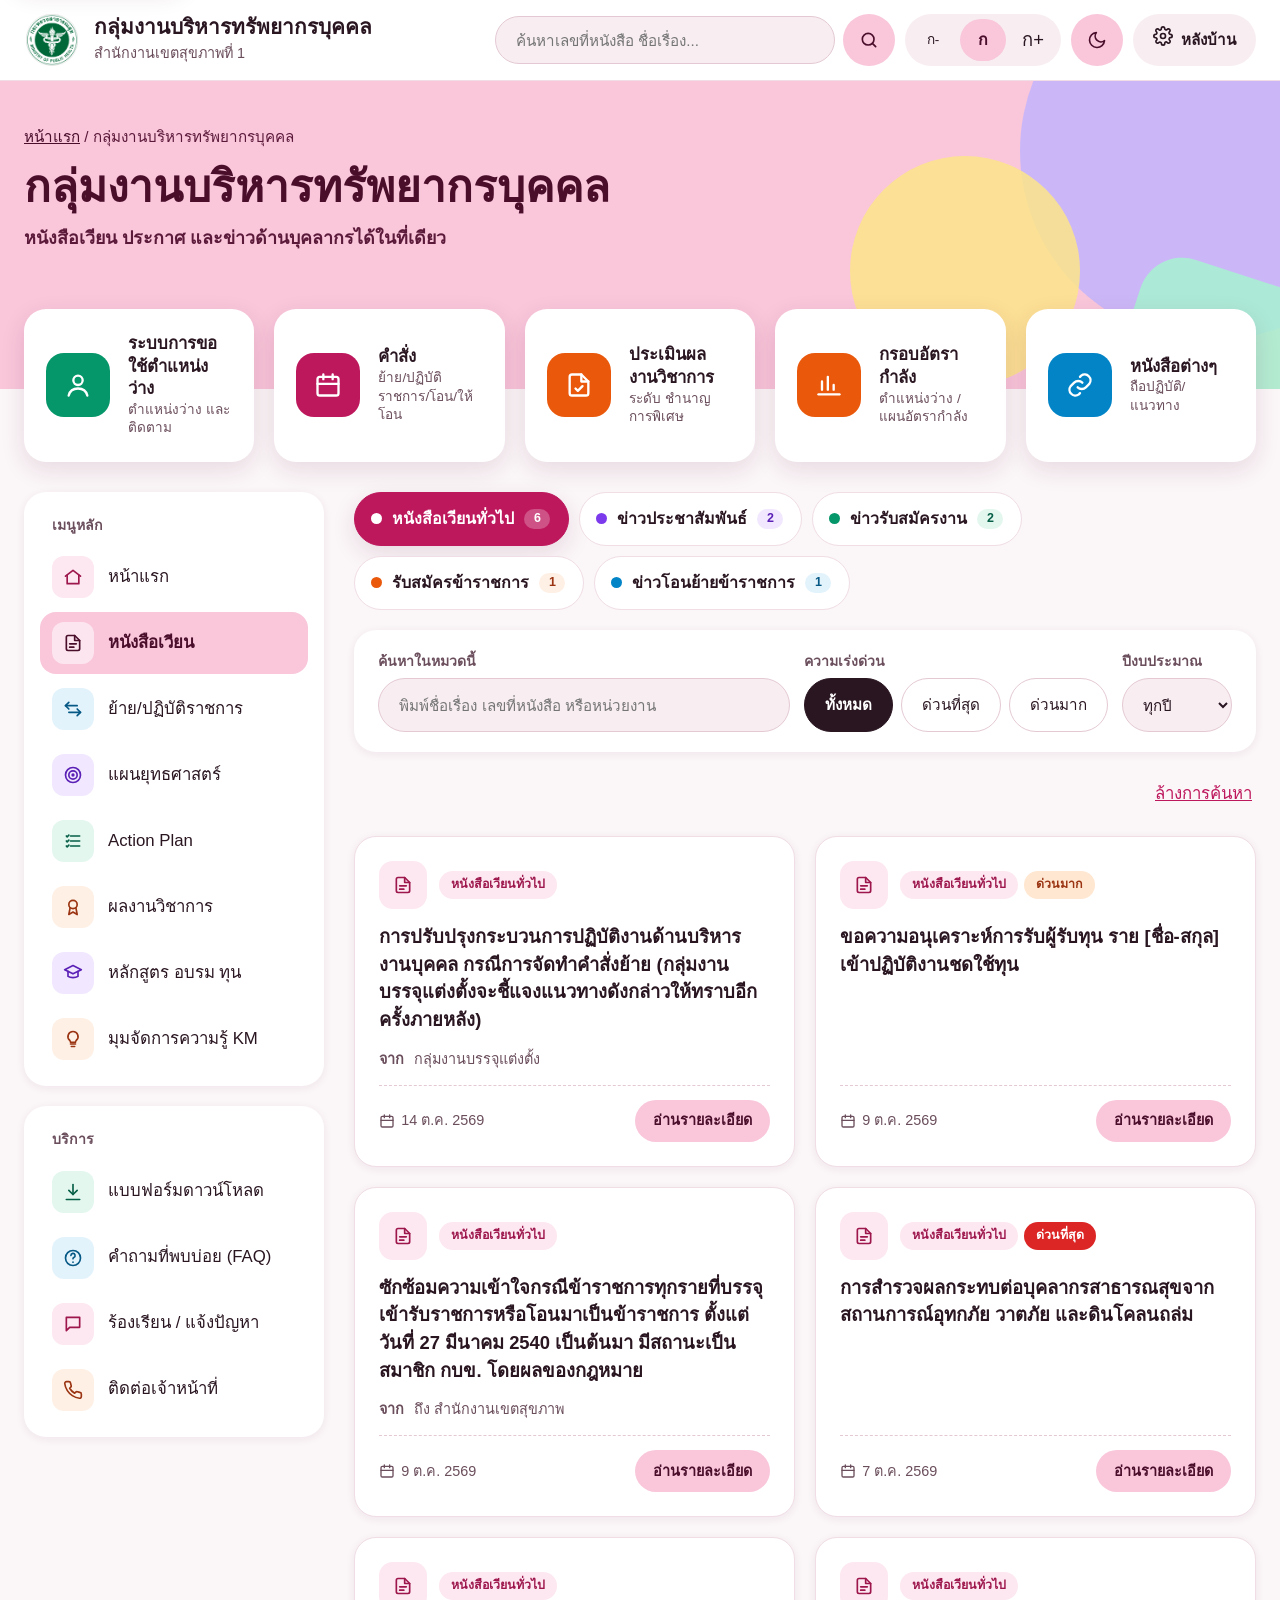
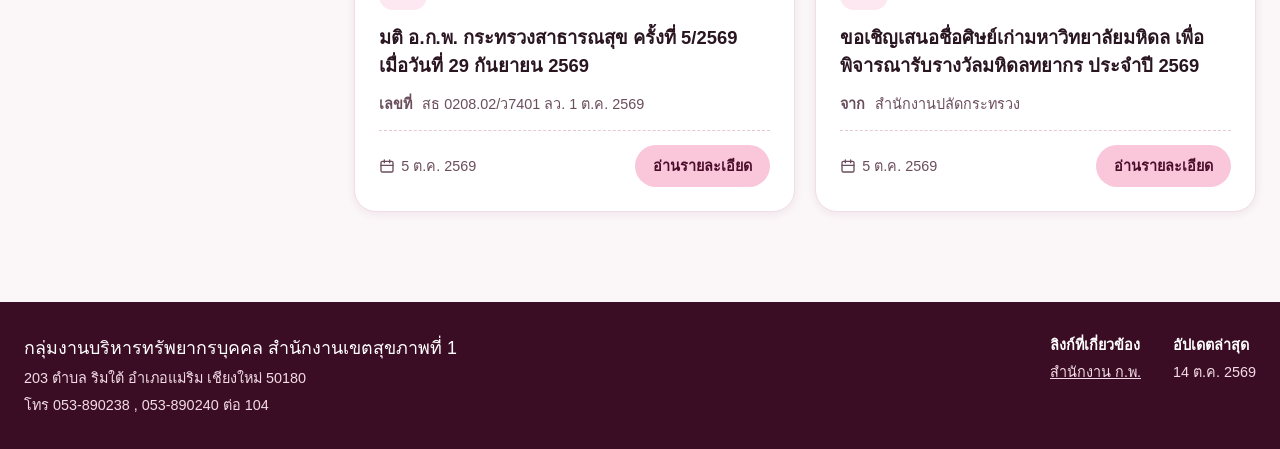
<file: index.html>
<!doctype html>
<html lang="th">
<head>
<meta charset="utf-8">
<meta name="viewport" content="width=device-width, initial-scale=1, viewport-fit=cover">
<!-- CSP: สคริปต์มาจากเว็บนี้และ Firebase SDK เท่านั้น ห้ามสคริปต์ในบรรทัด (กัน XSS) / style 'unsafe-inline' เผื่อ reCAPTCHA ของ App Check -->
<meta http-equiv="Content-Security-Policy" content="default-src 'self'; script-src 'self' https://www.gstatic.com https://www.google.com https://apis.google.com; style-src 'self' 'unsafe-inline' https://fonts.googleapis.com; font-src https://fonts.gstatic.com; img-src 'self' data:; connect-src 'self' https://*.googleapis.com https://*.firebaseio.com https://*.firebaseapp.com https://www.google.com; frame-src https://*.firebaseapp.com https://www.google.com; object-src 'none'; base-uri 'none'; form-action 'self'; upgrade-insecure-requests">
<meta name="referrer" content="strict-origin-when-cross-origin">
<title>หนังสือเวียน กลุ่มงานบริหารทรัพยากรบุคคล</title>
<meta name="description" content="หนังสือเวียน ประกาศ ข่าวรับสมัครงาน และข่าวโอนย้ายของกลุ่มงานบริหารทรัพยากรบุคคล สำนักงานเขตสุขภาพที่ 1">
<link rel="icon" href="assets/img/logo.webp">
<link rel="preconnect" href="https://fonts.googleapis.com">
<link rel="preconnect" href="https://fonts.gstatic.com" crossorigin>
<link href="https://fonts.googleapis.com/css2?family=Kanit:wght@500;600;700&family=IBM+Plex+Sans+Thai:wght@400;500;600;700&display=swap" rel="stylesheet">
<link rel="stylesheet" href="assets/css/site.css">
<script src="assets/js/theme.js"></script>
<script type="module" src="assets/js/public.js"></script>
</head>
<body>
<a class="skip" href="#content">ข้ามไปยังเนื้อหาหลัก</a>

<header class="site-header">
  <div class="wrap">
    <a class="brand" href="#top" id="top">
      <span class="logo has-img"><img src="assets/img/logo.webp" alt="โลโก้กระทรวงสาธารณสุข" width="56" height="56"></span>
      <div>
        <span class="brand-name kanit" id="siteName">กลุ่มงานบริหารทรัพยากรบุคคล</span>
        <span class="brand-sub" id="orgName">สำนักงานเขตสุขภาพที่ 1</span>
      </div>
    </a>
    <div class="tools">
      <form class="gsearch" role="search" id="gsearch">
        <label for="gq" class="sr-only">ค้นหาข่าวทุกหมวด</label>
        <input id="gq" class="input" type="search" maxlength="100" placeholder="ค้นหาเลขที่หนังสือ ชื่อเรื่อง..." autocomplete="off">
        <button class="icon-btn" type="submit" aria-label="ค้นหา" data-icon="search"></button>
      </form>
      <div class="seg" role="group" aria-label="ขนาดตัวอักษร">
        <button type="button" class="sz-sm" data-size="sm" aria-pressed="false" aria-label="ตัวอักษรเล็ก">ก-</button>
        <button type="button" data-size="md" aria-pressed="true" aria-label="ตัวอักษรปกติ">ก</button>
        <button type="button" class="sz-lg" data-size="lg" aria-pressed="false" aria-label="ตัวอักษรใหญ่">ก+</button>
      </div>
      <button type="button" class="icon-btn" id="themeBtn" aria-label="สลับโหมดสว่าง/มืด" data-icon="moon"></button>
      <a class="user-chip" href="admin.html"><span data-icon="settings"></span>หลังบ้าน</a>
      <button type="button" class="icon-btn menu-toggle" id="menuBtn" aria-expanded="false" aria-controls="side">เมนู</button>
    </div>
  </div>
</header>

<section class="hero">
  <div class="shape s1" aria-hidden="true"></div>
  <div class="shape s2" aria-hidden="true"></div>
  <div class="shape s3" aria-hidden="true"></div>
  <div class="wrap">
    <nav class="crumb" aria-label="breadcrumb"><a href="#top">หน้าแรก</a> / <span id="crumbTitle">กลุ่มงานบริหารทรัพยากรบุคคล</span></nav>
    <h1 class="kanit" id="heroTitle">กลุ่มงานบริหารทรัพยากรบุคคล</h1>
    <p id="heroSub">หนังสือเวียน ประกาศ และข่าวด้านบุคลากรได้ในที่เดียว</p>
  </div>
</section>

<div class="wrap">
  <div class="quick" id="quick"></div>

  <div class="layout">
    <aside class="side" id="side"></aside>

    <main class="main" id="content" tabindex="-1">
      <div class="tabs" role="tablist" aria-label="หมวดข่าว" id="tabs"></div>

      <div class="toolbar">
        <div class="field grow">
          <label class="label" for="q">ค้นหาในหมวดนี้</label>
          <input id="q" class="input" type="search" maxlength="100" placeholder="พิมพ์ชื่อเรื่อง เลขที่หนังสือ หรือหน่วยงาน" autocomplete="off">
        </div>
        <div class="field">
          <span class="label" id="urgLabel">ความเร่งด่วน</span>
          <div class="pills" role="group" aria-labelledby="urgLabel" id="pills">
            <button type="button" class="pill" data-urg="all" aria-pressed="true">ทั้งหมด</button>
            <button type="button" class="pill" data-urg="most" aria-pressed="false">ด่วนที่สุด</button>
            <button type="button" class="pill" data-urg="very" aria-pressed="false">ด่วนมาก</button>
          </div>
        </div>
        <div class="field">
          <label class="label" for="year">ปีงบประมาณ</label>
          <select id="year" class="input"></select>
        </div>
      </div>

      <div class="result-bar">
        <h2 id="resultTitle" hidden></h2>
        <button type="button" class="link-btn" id="clearSearch">ล้างการค้นหา</button>
      </div>

      <p class="sr-only" aria-live="polite" id="live"></p>
      <div class="grid" id="list"></div>
      <div class="empty" id="empty" hidden>ไม่พบรายการที่ตรงกับเงื่อนไข ลองเปลี่ยนคำค้นหรือตัวกรอง</div>
      <nav class="pager" aria-label="เลขหน้า" id="pager"></nav>
    </main>
  </div>
</div>

<dialog class="detail" id="detail" aria-labelledby="dTitle">
  <div class="detail-in">
    <div class="card-top" id="dTop"></div>
    <h2 id="dTitle"></h2>
    <dl class="meta" id="dMeta"></dl>
    <div class="detail-foot"><button type="button" class="btn" id="dClose">ปิด</button></div>
  </div>
</dialog>

<footer class="site-footer">
  <div class="wrap">
    <div class="fcol grow">
      <strong class="fname kanit" id="footName">กลุ่มงานบริหารทรัพยากรบุคคล สำนักงานเขตสุขภาพที่ 1</strong>
      <span id="footAddr">203 ตำบล ริมใต้ อำเภอแม่ริม เชียงใหม่ 50180</span>
      <span id="footContact">โทร 053-890238 , 053-890240 ต่อ 104</span>
    </div>
    <div class="fcol" id="footLinksCol">
      <strong>ลิงก์ที่เกี่ยวข้อง</strong>
      <span id="footLinks"><a href="https://www.ocsc.go.th/" target="_blank" rel="noopener noreferrer">สำนักงาน ก.พ.</a></span>
    </div>
    <div class="fcol">
      <strong>อัปเดตล่าสุด</strong>
      <span id="lastUpdate"></span>
    </div>
  </div>
</footer>
</body>
</html>
</file>
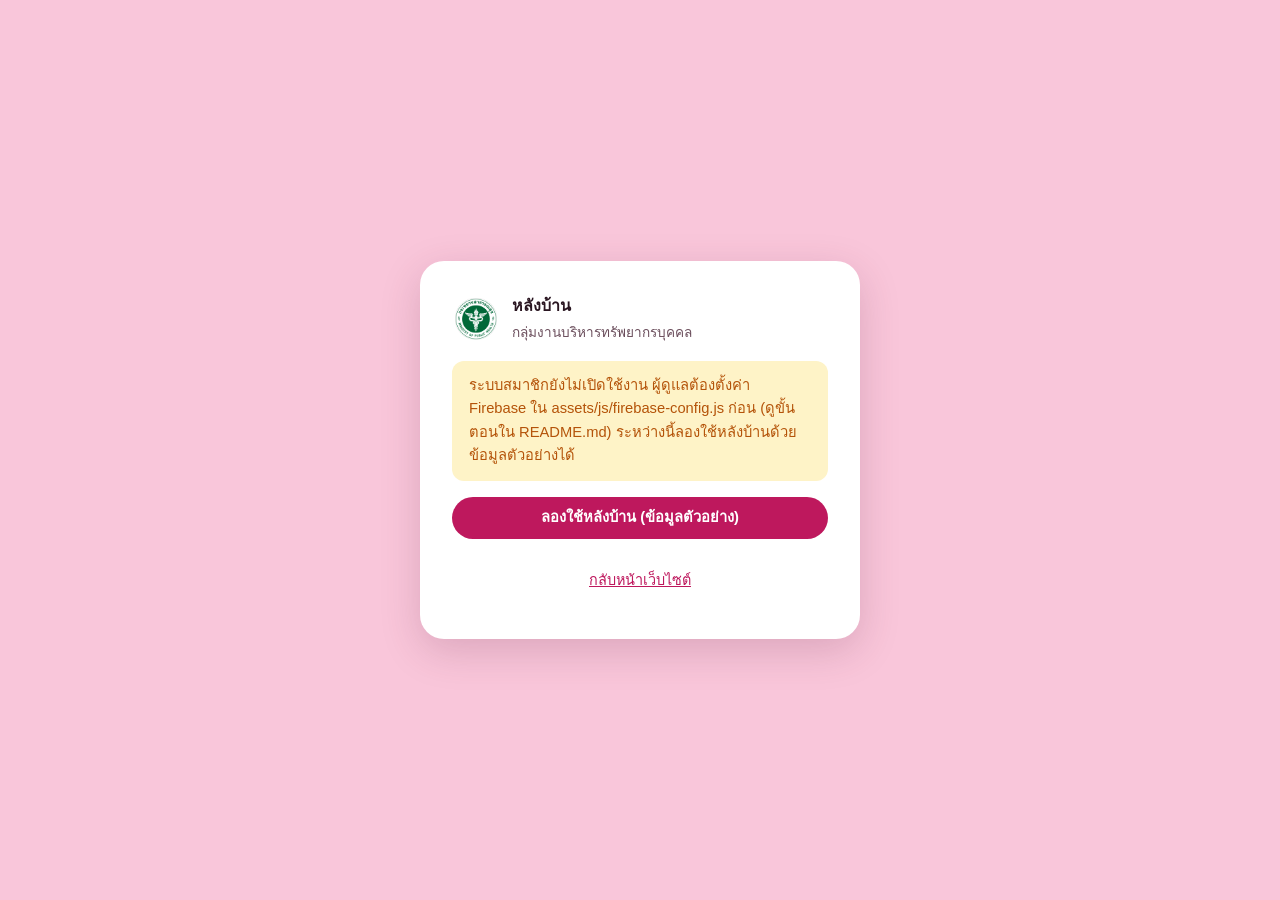
<file: admin.html>
<!doctype html>
<html lang="th" data-noframe>
<head>
<meta charset="utf-8">
<meta name="viewport" content="width=device-width, initial-scale=1, viewport-fit=cover">
<!-- CSP: สคริปต์มาจากเว็บนี้และ Firebase SDK เท่านั้น ห้ามสคริปต์ในบรรทัด (กัน XSS) / style 'unsafe-inline' เผื่อ reCAPTCHA ของ App Check -->
<meta http-equiv="Content-Security-Policy" content="default-src 'self'; script-src 'self' https://www.gstatic.com https://www.google.com https://apis.google.com; style-src 'self' 'unsafe-inline' https://fonts.googleapis.com; font-src https://fonts.gstatic.com; img-src 'self' data:; connect-src 'self' https://*.googleapis.com https://*.firebaseio.com https://*.firebaseapp.com https://www.google.com; frame-src https://*.firebaseapp.com https://www.google.com; object-src 'none'; base-uri 'none'; form-action 'self'; upgrade-insecure-requests">
<meta name="referrer" content="strict-origin-when-cross-origin">
<title>หลังบ้าน กลุ่มงานบริหารทรัพยากรบุคคล</title>
<meta name="description" content="หนังสือเวียน ประกาศ ข่าวรับสมัครงาน และข่าวโอนย้ายของกลุ่มงานบริหารทรัพยากรบุคคล สำนักงานเขตสุขภาพที่ 1">
<meta name="robots" content="noindex, nofollow">
<link rel="icon" href="assets/img/logo.webp">
<link rel="preconnect" href="https://fonts.googleapis.com">
<link rel="preconnect" href="https://fonts.gstatic.com" crossorigin>
<link href="https://fonts.googleapis.com/css2?family=Kanit:wght@500;600;700&family=IBM+Plex+Sans+Thai:wght@400;500;600;700&display=swap" rel="stylesheet">
<link rel="stylesheet" href="assets/css/admin.css">
<script src="assets/js/theme.js"></script>
<script type="module" src="assets/js/admin.js"></script>
</head>
<body>
<div class="demo-bar" id="demoBar" hidden><b>โหมดตัวอย่าง</b> · ข้อมูลทั้งหมดเป็นข้อมูลจำลอง ไม่บันทึกจริง และหายเมื่อรีเฟรชหน้า เมื่อตั้งค่า Firebase แล้วโหมดนี้จะปิดเอง</div>

<!-- ก่อนเข้าระบบ / รออนุมัติ / ยังไม่ตั้งค่า -->
<div class="auth" id="gateWrap">
  <div class="auth-card">
    <div class="auth-brand">
      <span class="logo has-img"><img src="assets/img/logo.webp" alt="โลโก้กระทรวงสาธารณสุข" width="48" height="48"></span>
      <div><strong class="kanit">หลังบ้าน</strong><br><span class="muted small">กลุ่มงานบริหารทรัพยากรบุคคล</span></div>
    </div>
    <p class="alert warn" id="gate" role="status" aria-live="polite">กำลังตรวจสอบสิทธิ์…</p>
    <button type="button" class="btn btn-block" id="demoBtn" hidden>ลองใช้หลังบ้าน (ข้อมูลตัวอย่าง)</button>
    <button type="button" class="btn btn-soft btn-block" id="gateLogout" hidden>ออกจากระบบ</button>
    <p class="auth-foot"><a href="index.html">กลับหน้าเว็บไซต์</a></p>
  </div>
</div>

<div class="admin" id="app" hidden>
  <aside class="aside" id="aside" aria-label="เมนูหลังบ้าน">
    <a class="brand kanit" href="index.html"><span class="logo has-img"><img src="assets/img/logo.webp" alt="โลโก้กระทรวงสาธารณสุข" width="48" height="48"></span><span>หลังบ้าน<br><small>กลุ่มงานบริหารทรัพยากรบุคคล</small></span></a>
    <span class="group">จัดการเนื้อหา</span>
    <a class="nav" href="#overview" data-view="overview" aria-current="page"><span data-icon="home" data-size="18"></span>ภาพรวม</a>
    <a class="nav" href="#news" data-view="news"><span data-icon="doc" data-size="18"></span>ข่าว/หนังสือเวียน</a>
    <span class="group" data-admin>ผู้ดูแลระบบ</span>
    <a class="nav" href="#cats" data-view="cats" data-admin><span data-icon="tag" data-size="18"></span>หมวดข่าว</a>
    <a class="nav" href="#links" data-view="links" data-admin><span data-icon="link" data-size="18"></span>เมนูและลิงก์</a>
    <a class="nav" href="#settings" data-view="settings" data-admin><span data-icon="settings" data-size="18"></span>ตั้งค่าเว็บไซต์</a>
    <a class="nav" href="#users" data-view="users" data-admin><span data-icon="users" data-size="18"></span>ผู้ใช้งาน</a>
    <a class="nav" href="#audit" data-view="audit" data-admin><span data-icon="shield" data-size="18"></span>บันทึกความปลอดภัย</a>
    <span class="group">บัญชี</span>
    <a class="nav" href="#profile" data-view="profile"><span data-icon="user" data-size="18"></span>โปรไฟล์ของฉัน</a>
    <a class="nav" href="index.html" target="_blank" rel="noopener"><span data-icon="link" data-size="18"></span>ดูหน้าเว็บไซต์</a>
    <form><button class="logout" type="button" id="logoutBtn"><span data-icon="logout" data-size="18"></span>ออกจากระบบ</button></form>
  </aside>

  <div class="content">
    <header class="topbar">
      <div class="row-actions">
        <button type="button" class="icon-btn menu-btn" id="menuBtn" aria-expanded="false" aria-controls="aside" aria-label="เมนู"><span data-icon="checklist" data-size="20"></span></button>
        <h1 class="kanit" id="viewTitle">ภาพรวม</h1>
      </div>
      <div class="who">
        <span><span id="who"></span> · <span class="badge" id="roleBadge"></span></span>
        <button type="button" class="icon-btn" id="themeBtn" aria-label="สลับโหมดสว่าง/มืด" data-icon="moon"></button>
      </div>
    </header>

    <main class="page" id="content" tabindex="-1">
      <!-- ภาพรวม -->
      <section class="view" id="v-overview" aria-labelledby="viewTitle">
        <div class="flash"><div class="alert alert-ok" id="welcome"></div></div>
        <div class="stats">
          <button type="button" class="stat c0" data-go="news" data-filter-status=""><span class="ico" data-icon="doc" data-size="22"></span><span><b id="sAll">0</b><span>ข่าวทั้งหมด</span></span></button>
          <button type="button" class="stat c2" data-go="news" data-filter-status="on"><span class="ico" data-icon="doccheck" data-size="22"></span><span><b id="sPub">0</b><span>เผยแพร่อยู่</span></span></button>
          <button type="button" class="stat c3" data-go="news" data-filter-urg="urgent"><span class="ico" data-icon="bulb" data-size="22"></span><span><b id="sUrg">0</b><span>ด่วน/ด่วนที่สุด</span></span></button>
          <button type="button" class="stat c4" data-go="news" data-filter-status="off"><span class="ico" data-icon="download" data-size="22"></span><span><b id="sHid">0</b><span>ซ่อนอยู่</span></span></button>
          <button type="button" class="stat c1" data-go="users" data-admin><span class="ico" data-icon="users" data-size="22"></span><span><b id="sPend">0</b><span>ผู้ใช้รออนุมัติ</span></span></button>
        </div>
        <div class="alert alert-warn" id="todoBox" hidden>
          <strong>ควรแก้ก่อนเผยแพร่</strong>
          <ul class="todo" id="todoList"></ul>
        </div>
        <section class="panel">
          <div class="toolbar"><h2>แก้ไขล่าสุด</h2><button type="button" class="btn btn-sm" data-add>+ เพิ่มข่าว</button></div>
          <div class="table-wrap">
            <table>
              <thead><tr><th>เรื่อง</th><th>หมวด</th><th>วันที่</th><th>สถานะ</th></tr></thead>
              <tbody id="recentBody"></tbody>
            </table>
          </div>
        </section>
      </section>

      <!-- ข่าว/หนังสือเวียน -->
      <section class="view" id="v-news" hidden>
        <section class="panel">
          <div class="toolbar">
            <form id="filterForm">
              <div class="field"><label class="label" for="fq">ค้นหา</label><input class="input" id="fq" type="search" maxlength="100" placeholder="ชื่อเรื่อง / เลขที่ / หน่วยงาน"></div>
              <div class="field"><label class="label" for="fcat">หมวด</label><select class="input" id="fcat"></select></div>
              <div class="field"><label class="label" for="furg">ความเร่งด่วน</label><select class="input" id="furg"><option value="">ทั้งหมด</option><option value="urgent">ด่วน/ด่วนที่สุด</option><option value="most">ด่วนที่สุด</option><option value="very">ด่วนมาก</option><option value="none">ปกติ</option></select></div>
              <div class="field"><label class="label" for="fst">สถานะ</label><select class="input" id="fst"><option value="">ทั้งหมด</option><option value="on">เผยแพร่</option><option value="off">ซ่อน</option></select></div>
              <button class="btn btn-soft" type="reset" id="filterReset">ล้างตัวกรอง</button>
            </form>
            <div class="row-actions">
              <button type="button" class="btn btn-soft" id="seedBtn" hidden>นำเข้าข่าวตัวอย่าง 12 รายการ</button>
              <button type="button" class="btn" data-add>+ เพิ่มข่าว</button>
            </div>
          </div>
        </section>
        <p class="muted small" id="newsCount"></p>
        <div class="table-wrap">
          <table>
            <thead><tr><th>วันที่</th><th>เรื่อง</th><th>หมวด</th><th>สถานะ</th><th>แก้ไขโดย</th><th>จัดการ</th></tr></thead>
            <tbody id="newsBody"></tbody>
          </table>
        </div>
      </section>

      <!-- ค่าเริ่มต้นยังไม่ถูกบันทึกลง Firestore (แสดงในหน้า หมวดข่าว/เมนูและลิงก์/ตั้งค่าเว็บไซต์) -->
      <div class="alert alert-warn" id="defaultsBox" hidden>
        <strong>ยังใช้ค่าเริ่มต้นจากโค้ด</strong>
        <p>หน้าเว็บแสดงค่าเริ่มต้นอยู่ กด "นำเข้าค่าเริ่มต้น" เพื่อบันทึกหมวดข่าว เมนู/ลิงก์ และการตั้งค่าลงฐานข้อมูล แล้วจึงแก้ไขได้</p>
        <p><button type="button" class="btn btn-sm" id="importDefaults">นำเข้าค่าเริ่มต้น</button></p>
      </div>

      <!-- หมวดข่าว -->
      <section class="view" id="v-cats" hidden>
        <div class="toolbar"><p class="muted small">ลำดับน้อยแสดงก่อน · ปิดใช้งานแล้ว แท็บและข่าวในหมวดนั้นจะไม่แสดงบนหน้าเว็บ · ลบได้เมื่อไม่มีข่าวในหมวด</p><button type="button" class="btn" id="addCat">+ เพิ่มหมวด</button></div>
        <div class="table-wrap">
          <table>
            <thead><tr><th>ลำดับ</th><th>ชื่อหมวด</th><th>สี</th><th>จำนวนข่าว</th><th>สถานะ</th><th>จัดการ</th></tr></thead>
            <tbody id="catsBody"></tbody>
          </table>
        </div>
      </section>

      <!-- เมนูและลิงก์ -->
      <section class="view" id="v-links" hidden>
        <div class="toolbar">
          <div class="field"><label class="label" for="lgrp">กลุ่ม</label><select class="input" id="lgrp"></select></div>
          <button type="button" class="btn" id="addLink">+ เพิ่มลิงก์</button>
        </div>
        <p class="muted small">ลิงก์ที่ใส่ได้: https://… , #ชื่อส่วน หรือไฟล์ .html ในเว็บนี้ · ใส่ # = ยังไม่มีลิงก์ (ลิงก์ท้ายเว็บที่เป็น # จะไม่แสดง)</p>
        <div class="table-wrap">
          <table>
            <thead><tr><th>ลำดับ</th><th>ชื่อ</th><th>ลิงก์</th><th>สถานะ</th><th>จัดการ</th></tr></thead>
            <tbody id="linksBody"></tbody>
          </table>
        </div>
      </section>

      <!-- ตั้งค่าเว็บไซต์ -->
      <section class="view" id="v-settings" hidden>
        <form class="panel form" id="settingsForm" novalidate>
          <p class="alert" id="setMsg" role="status" hidden></p>
          <div class="form-grid">
            <div class="field"><label class="label" for="sSite">ชื่อหน่วยงาน (หัวเว็บ)</label><input class="input" id="sSite" maxlength="100" required></div>
            <div class="field"><label class="label" for="sOrg">สังกัด</label><input class="input" id="sOrg" maxlength="150"></div>
            <div class="field"><label class="label" for="sHero">หัวข้อหลัก (แถบสีชมพู)</label><input class="input" id="sHero" maxlength="150" required></div>
            <div class="field"><label class="label" for="sHeroSub">คำอธิบายใต้หัวข้อ</label><input class="input" id="sHeroSub" maxlength="300"></div>
            <div class="field full"><label class="label" for="sAddr">ที่อยู่ (ท้ายเว็บ)</label><input class="input" id="sAddr" maxlength="300"></div>
            <div class="field"><label class="label" for="sPhone">โทรศัพท์</label><input class="input" id="sPhone" maxlength="100"></div>
            <div class="field"><label class="label" for="sEmail">อีเมล</label><input class="input" id="sEmail" type="email" maxlength="120"></div>
            <div class="field"><label class="label" for="sPer">จำนวนข่าวต่อหน้า</label><input class="input" id="sPer" type="number" min="1" max="48" step="1" required></div>
            <div class="field"><label class="label" for="sNew">ป้าย "ใหม่" แสดงกี่วัน</label><input class="input" id="sNew" type="number" min="0" max="60" step="1" required></div>
          </div>
          <div class="row-actions"><button type="submit" class="btn" id="setSave">บันทึกการตั้งค่า</button></div>
        </form>
      </section>

      <!-- ผู้ใช้งาน -->
      <section class="view" id="v-users" hidden>
        <p class="muted small" id="pendingCount"></p>
        <div class="table-wrap">
          <table>
            <thead><tr><th>ชื่อ</th><th>อีเมล</th><th>สมัครเมื่อ</th><th>สถานะ</th><th>สิทธิ์</th><th>จัดการ</th></tr></thead>
            <tbody id="usersBody"></tbody>
          </table>
        </div>
      </section>

      <!-- บันทึกความปลอดภัย -->
      <section class="view" id="v-audit" hidden>
        <div class="toolbar"><p class="muted small">200 รายการล่าสุด · บันทึกเพิ่มได้อย่างเดียว แก้ไขหรือลบไม่ได้</p><button type="button" class="btn btn-soft btn-sm" id="auditReload">โหลดใหม่</button></div>
        <div class="table-wrap">
          <table>
            <thead><tr><th>เวลา</th><th>ผู้ใช้</th><th>การกระทำ</th><th>รายการ</th></tr></thead>
            <tbody id="auditBody"></tbody>
          </table>
        </div>
      </section>

      <!-- โปรไฟล์ของฉัน -->
      <section class="view" id="v-profile" hidden>
        <section class="panel">
          <h2>ข้อมูลบัญชี</h2>
          <dl class="profile">
            <dt>ชื่อ-สกุล</dt><dd id="pName"></dd>
            <dt>หน่วยงาน</dt><dd id="pOrg"></dd>
            <dt>อีเมล</dt><dd id="pEmail"></dd>
            <dt>สิทธิ์</dt><dd id="pRole"></dd>
            <dt>สมัครเมื่อ</dt><dd id="pCreated"></dd>
          </dl>
        </section>
        <section class="panel">
          <h2>เปลี่ยนรหัสผ่าน</h2>
          <p class="hint">ระบบจะส่งลิงก์ตั้งรหัสผ่านใหม่ไปที่อีเมลของคุณ เพื่อยืนยันว่าเป็นเจ้าของบัญชีจริง</p>
          <p class="alert" id="pwMsg" role="status" hidden></p>
          <div><button type="button" class="btn" id="pwBtn">ส่งลิงก์เปลี่ยนรหัสผ่าน</button></div>
        </section>
      </section>
    </main>
  </div>
</div>

<dialog class="dlg" id="newsDlg" aria-labelledby="formTitle">
  <form class="dlg-in form" id="newsForm" novalidate>
    <h2 class="kanit" id="formTitle">เพิ่มข่าว</h2>
    <p class="alert" id="formMsg" role="alert" hidden></p>
    <div class="form-grid">
      <div class="field"><label class="label" for="nCat">หมวด</label><select class="input" id="nCat"></select></div>
      <div class="field"><label class="label" for="nDate">วันที่</label><input class="input" id="nDate" type="date" required></div>
      <div class="field full"><label class="label" for="nTitle">ชื่อเรื่อง</label><textarea class="input" id="nTitle" rows="3" maxlength="300" required></textarea><span class="hint">ไม่เกิน 300 ตัวอักษร</span></div>
      <div class="field"><label class="label" for="nNo">เลขที่หนังสือ</label><input class="input" id="nNo" type="text" maxlength="120"></div>
      <div class="field"><label class="label" for="nFrom">จากหน่วยงาน</label><input class="input" id="nFrom" type="text" maxlength="200"></div>
      <div class="field"><label class="label" for="nUrg">ความเร่งด่วน</label>
        <select class="input" id="nUrg"><option value="">ปกติ</option><option value="very">ด่วนมาก</option><option value="most">ด่วนที่สุด</option></select></div>
      <div class="field"><label class="label" for="nDeadline">วันปิดรับ (ถ้ามี)</label><input class="input" id="nDeadline" type="text" maxlength="100" placeholder="เช่น 31 ต.ค. 2569"></div>
      <label class="check field full"><input type="checkbox" id="nPub"> <span>เผยแพร่บนหน้าเว็บ</span></label>
    </div>
    <div class="dlg-foot">
      <button type="button" class="btn btn-soft" id="formCancel">ยกเลิก</button>
      <button type="submit" class="btn" id="formSave">บันทึก</button>
    </div>
  </form>
</dialog>

<dialog class="dlg" id="catDlg" aria-labelledby="catTitle">
  <form class="dlg-in form" id="catForm" novalidate>
    <h2 class="kanit" id="catTitle">เพิ่มหมวด</h2>
    <p class="alert" id="catMsg" role="alert" hidden></p>
    <div class="form-grid">
      <div class="field full"><label class="label" for="cName">ชื่อหมวด</label><input class="input" id="cName" maxlength="60" required></div>
      <div class="field"><label class="label" for="cColor">สี</label><select class="input" id="cColor"></select></div>
      <div class="field"><label class="label" for="cOrder">ลำดับ</label><input class="input" id="cOrder" type="number" min="-1000" max="1000" step="1"></div>
      <label class="check field full"><input type="checkbox" id="cActive"> <span>เปิดใช้งาน (แสดงบนหน้าเว็บ)</span></label>
    </div>
    <div class="dlg-foot">
      <button type="button" class="btn btn-soft" data-close>ยกเลิก</button>
      <button type="submit" class="btn" id="catSave">บันทึก</button>
    </div>
  </form>
</dialog>

<dialog class="dlg" id="linkDlg" aria-labelledby="linkTitle">
  <form class="dlg-in form" id="linkForm" novalidate>
    <h2 class="kanit" id="linkTitle">เพิ่มลิงก์</h2>
    <p class="alert" id="linkMsg" role="alert" hidden></p>
    <div class="form-grid">
      <div class="field"><label class="label" for="kGrp">กลุ่ม</label><select class="input" id="kGrp"></select></div>
      <div class="field"><label class="label" for="kOrder">ลำดับ</label><input class="input" id="kOrder" type="number" min="-1000" max="1000" step="1"></div>
      <div class="field full"><label class="label" for="kTitle">ชื่อ</label><input class="input" id="kTitle" maxlength="80" required></div>
      <div class="field full"><label class="label" for="kSub">คำอธิบายสั้น (เฉพาะการ์ดบริการด่วน)</label><input class="input" id="kSub" maxlength="120"></div>
      <div class="field full"><label class="label" for="kUrl">ลิงก์</label><input class="input" id="kUrl" maxlength="500" placeholder="https://… หรือ # ถ้ายังไม่มี" required><span class="hint">https://… , #ชื่อส่วน หรือไฟล์ .html ในเว็บนี้</span></div>
      <div class="field"><label class="label" for="kIcon">ไอคอน</label><select class="input" id="kIcon"></select></div>
      <div class="field"><label class="label" for="kColor">สี</label><select class="input" id="kColor"></select></div>
      <div class="field full"><span class="label">ตัวอย่าง</span><span class="stat" id="kPreview"></span></div>
      <label class="check field full"><input type="checkbox" id="kActive"> <span>เปิดใช้งาน (แสดงบนหน้าเว็บ)</span></label>
    </div>
    <div class="dlg-foot">
      <button type="button" class="btn btn-soft" data-close>ยกเลิก</button>
      <button type="submit" class="btn" id="linkSave">บันทึก</button>
    </div>
  </form>
</dialog>

<dialog class="dlg" id="delDlg" aria-labelledby="delTitle">
  <div class="dlg-in">
    <h2 class="kanit" id="delTitle">ลบรายการนี้?</h2>
    <p id="delText"></p>
    <p class="hint" id="delHint">ลบแล้วกู้คืนไม่ได้ ถ้าเพียงไม่ต้องการให้แสดงบนเว็บ ให้กดปุ่มซ่อนแทน</p>
    <div class="dlg-foot">
      <button type="button" class="btn btn-soft" id="delCancel">ยกเลิก</button>
      <button type="button" class="btn btn-danger" id="delOk">ลบ</button>
    </div>
  </div>
</dialog>
</body>
</html>
</file>
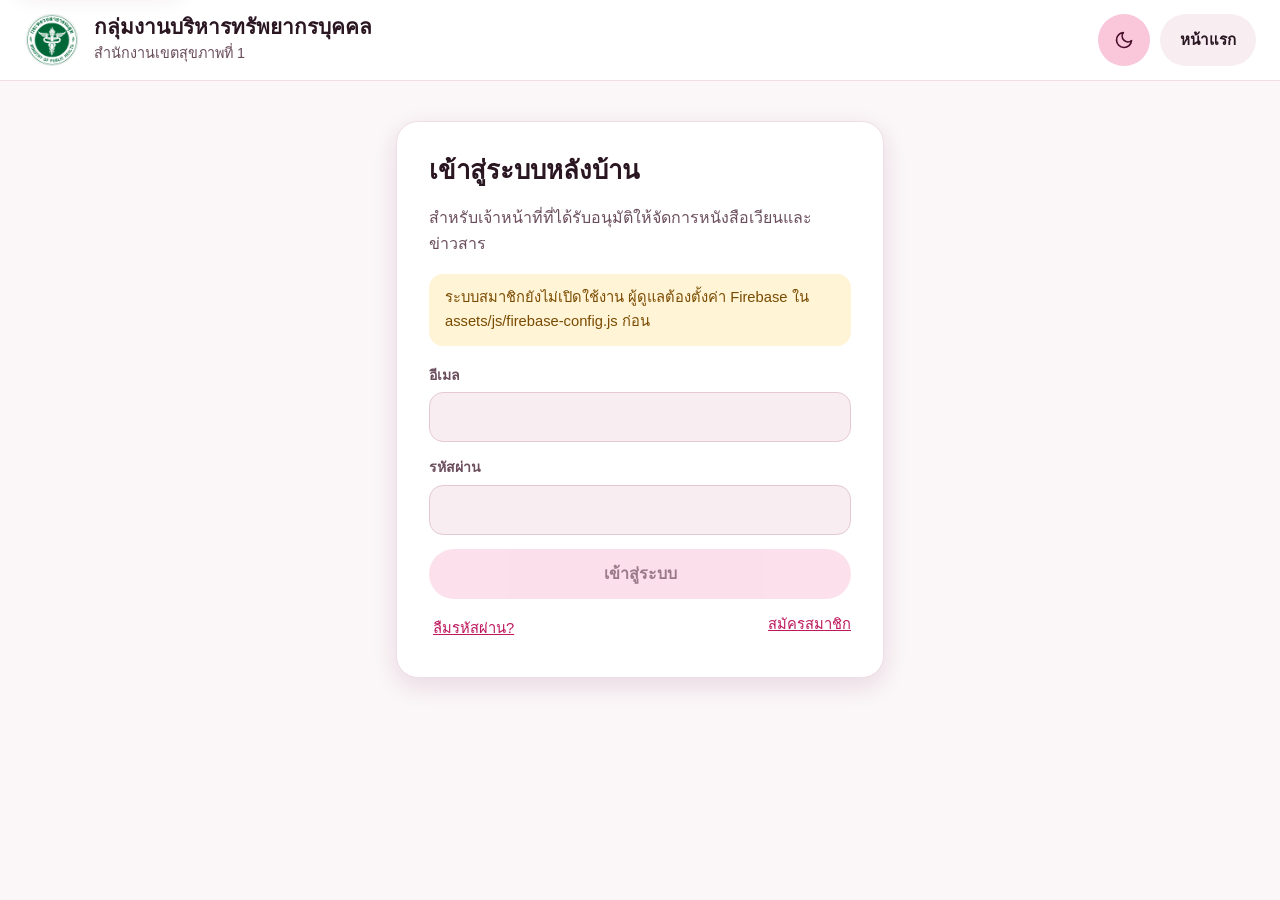
<file: login.html>
<!doctype html>
<html lang="th" data-noframe>
<head>
<meta charset="utf-8">
<meta name="viewport" content="width=device-width, initial-scale=1, viewport-fit=cover">
<!-- CSP: สคริปต์มาจากเว็บนี้และ Firebase SDK เท่านั้น ห้ามสคริปต์ในบรรทัด (กัน XSS) / style 'unsafe-inline' เผื่อ reCAPTCHA ของ App Check -->
<meta http-equiv="Content-Security-Policy" content="default-src 'self'; script-src 'self' https://www.gstatic.com https://www.google.com https://apis.google.com; style-src 'self' 'unsafe-inline' https://fonts.googleapis.com; font-src https://fonts.gstatic.com; img-src 'self' data:; connect-src 'self' https://*.googleapis.com https://*.firebaseio.com https://*.firebaseapp.com https://www.google.com; frame-src https://*.firebaseapp.com https://www.google.com; object-src 'none'; base-uri 'none'; form-action 'self'; upgrade-insecure-requests">
<meta name="referrer" content="strict-origin-when-cross-origin">
<title>เข้าสู่ระบบ กลุ่มงานบริหารทรัพยากรบุคคล</title>
<meta name="description" content="หนังสือเวียน ประกาศ ข่าวรับสมัครงาน และข่าวโอนย้ายของกลุ่มงานบริหารทรัพยากรบุคคล สำนักงานเขตสุขภาพที่ 1">
<meta name="robots" content="noindex, nofollow">
<link rel="icon" href="assets/img/logo.webp">
<link rel="preconnect" href="https://fonts.googleapis.com">
<link rel="preconnect" href="https://fonts.gstatic.com" crossorigin>
<link href="https://fonts.googleapis.com/css2?family=Kanit:wght@500;600;700&family=IBM+Plex+Sans+Thai:wght@400;500;600;700&display=swap" rel="stylesheet">
<link rel="stylesheet" href="assets/css/site.css">
<script src="assets/js/theme.js"></script>
<script type="module" src="assets/js/login.js"></script>
</head>
<body>
<a class="skip" href="#content">ข้ามไปยังเนื้อหาหลัก</a>
<header class="site-header">
  <div class="wrap">
    <a class="brand" href="index.html">
      <span class="logo has-img"><img src="assets/img/logo.webp" alt="โลโก้กระทรวงสาธารณสุข" width="56" height="56"></span>
      <div>
        <span class="brand-name kanit">กลุ่มงานบริหารทรัพยากรบุคคล</span>
        <span class="brand-sub">สำนักงานเขตสุขภาพที่ 1</span>
      </div>
    </a>
    <div class="tools">
      <button type="button" class="icon-btn" id="themeBtn" aria-label="สลับโหมดสว่าง/มืด" data-icon="moon"></button>
      <a class="user-chip" href="index.html">หน้าแรก</a>
    </div>
  </div>
</header>
<main class="auth-wrap" id="content" tabindex="-1">
  <div class="auth-card">
    <h1 class="kanit">เข้าสู่ระบบหลังบ้าน</h1>
    <p class="lead">สำหรับเจ้าหน้าที่ที่ได้รับอนุมัติให้จัดการหนังสือเวียนและข่าวสาร</p>
    <p class="alert" id="msg" role="status" aria-live="polite" hidden></p>

    <form class="form" id="loginForm" novalidate>
      <div class="field">
        <label class="label" for="email">อีเมล</label>
        <input class="input" id="email" type="email" autocomplete="username" maxlength="254" required>
      </div>
      <div class="field">
        <label class="label" for="password">รหัสผ่าน</label>
        <input class="input" id="password" type="password" autocomplete="current-password" maxlength="128" required>
      </div>
      <button type="submit" class="btn wide" id="loginBtn">เข้าสู่ระบบ</button>
      <button type="button" class="btn-soft" id="resendBtn" hidden>ส่งลิงก์ยืนยันอีเมลอีกครั้ง</button>
      <div class="row-links">
        <button type="button" class="link-btn" id="showForgot">ลืมรหัสผ่าน?</button>
        <a href="register.html">สมัครสมาชิก</a>
      </div>
    </form>

    <form class="form" id="forgotForm" novalidate hidden>
      <p class="hint">กรอกอีเมลที่ใช้สมัคร ระบบจะส่งลิงก์ตั้งรหัสผ่านใหม่ไปให้</p>
      <div class="field">
        <label class="label" for="fEmail">อีเมล</label>
        <input class="input" id="fEmail" type="email" autocomplete="username" maxlength="254" required>
      </div>
      <button type="submit" class="btn wide" id="forgotBtn">ส่งลิงก์ตั้งรหัสผ่านใหม่</button>
      <div class="row-links"><button type="button" class="link-btn" id="backLogin">กลับไปหน้าเข้าสู่ระบบ</button></div>
    </form>
  </div>
</main>
</body>
</html>
</file>
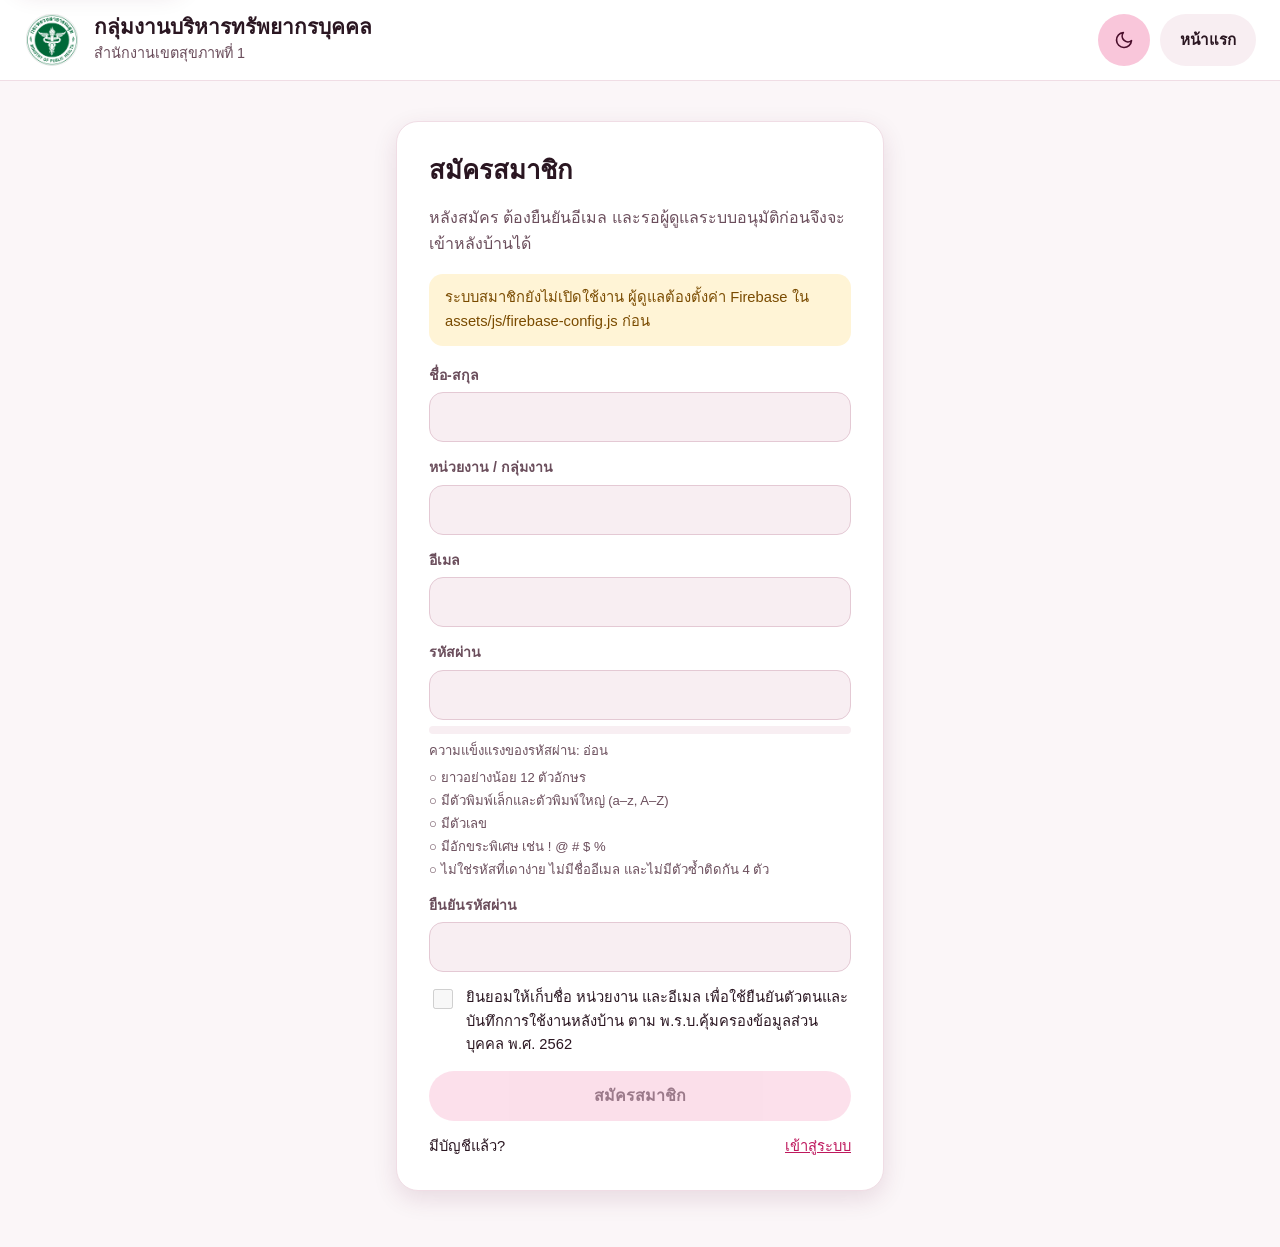
<file: register.html>
<!doctype html>
<html lang="th" data-noframe>
<head>
<meta charset="utf-8">
<meta name="viewport" content="width=device-width, initial-scale=1, viewport-fit=cover">
<!-- CSP: สคริปต์มาจากเว็บนี้และ Firebase SDK เท่านั้น ห้ามสคริปต์ในบรรทัด (กัน XSS) / style 'unsafe-inline' เผื่อ reCAPTCHA ของ App Check -->
<meta http-equiv="Content-Security-Policy" content="default-src 'self'; script-src 'self' https://www.gstatic.com https://www.google.com https://apis.google.com; style-src 'self' 'unsafe-inline' https://fonts.googleapis.com; font-src https://fonts.gstatic.com; img-src 'self' data:; connect-src 'self' https://*.googleapis.com https://*.firebaseio.com https://*.firebaseapp.com https://www.google.com; frame-src https://*.firebaseapp.com https://www.google.com; object-src 'none'; base-uri 'none'; form-action 'self'; upgrade-insecure-requests">
<meta name="referrer" content="strict-origin-when-cross-origin">
<title>สมัครสมาชิก กลุ่มงานบริหารทรัพยากรบุคคล</title>
<meta name="description" content="หนังสือเวียน ประกาศ ข่าวรับสมัครงาน และข่าวโอนย้ายของกลุ่มงานบริหารทรัพยากรบุคคล สำนักงานเขตสุขภาพที่ 1">
<meta name="robots" content="noindex, nofollow">
<link rel="icon" href="assets/img/logo.webp">
<link rel="preconnect" href="https://fonts.googleapis.com">
<link rel="preconnect" href="https://fonts.gstatic.com" crossorigin>
<link href="https://fonts.googleapis.com/css2?family=Kanit:wght@500;600;700&family=IBM+Plex+Sans+Thai:wght@400;500;600;700&display=swap" rel="stylesheet">
<link rel="stylesheet" href="assets/css/site.css">
<script src="assets/js/theme.js"></script>
<script type="module" src="assets/js/register.js"></script>
</head>
<body>
<a class="skip" href="#content">ข้ามไปยังเนื้อหาหลัก</a>
<header class="site-header">
  <div class="wrap">
    <a class="brand" href="index.html">
      <span class="logo has-img"><img src="assets/img/logo.webp" alt="โลโก้กระทรวงสาธารณสุข" width="56" height="56"></span>
      <div>
        <span class="brand-name kanit">กลุ่มงานบริหารทรัพยากรบุคคล</span>
        <span class="brand-sub">สำนักงานเขตสุขภาพที่ 1</span>
      </div>
    </a>
    <div class="tools">
      <button type="button" class="icon-btn" id="themeBtn" aria-label="สลับโหมดสว่าง/มืด" data-icon="moon"></button>
      <a class="user-chip" href="index.html">หน้าแรก</a>
    </div>
  </div>
</header>
<main class="auth-wrap" id="content" tabindex="-1">
  <div class="auth-card">
    <h1 class="kanit">สมัครสมาชิก</h1>
    <p class="lead">หลังสมัคร ต้องยืนยันอีเมล และรอผู้ดูแลระบบอนุมัติก่อนจึงจะเข้าหลังบ้านได้</p>
    <p class="alert" id="msg" role="status" aria-live="polite" hidden></p>

    <form class="form" id="regForm" novalidate>
      <div class="field">
        <label class="label" for="name">ชื่อ-สกุล</label>
        <input class="input" id="name" type="text" autocomplete="name" maxlength="100" required>
      </div>
      <div class="field">
        <label class="label" for="org">หน่วยงาน / กลุ่มงาน</label>
        <input class="input" id="org" type="text" autocomplete="organization" maxlength="150">
      </div>
      <div class="field">
        <label class="label" for="email">อีเมล</label>
        <input class="input" id="email" type="email" autocomplete="username" maxlength="254" required>
      </div>
      <div class="field">
        <label class="label" for="password">รหัสผ่าน</label>
        <input class="input" id="password" type="password" autocomplete="new-password" maxlength="128" required aria-describedby="pwRules meterText">
        <div class="meter" aria-hidden="true"><span id="meterBar"></span></div>
        <p class="hint" id="meterText"></p>
        <ul class="pw-rules" id="pwRules">
          <li id="r-len">ยาวอย่างน้อย 12 ตัวอักษร</li>
          <li id="r-mix">มีตัวพิมพ์เล็กและตัวพิมพ์ใหญ่ (a–z, A–Z)</li>
          <li id="r-num">มีตัวเลข</li>
          <li id="r-sym">มีอักขระพิเศษ เช่น ! @ # $ %</li>
          <li id="r-safe">ไม่ใช่รหัสที่เดาง่าย ไม่มีชื่ออีเมล และไม่มีตัวซ้ำติดกัน 4 ตัว</li>
        </ul>
      </div>
      <div class="field">
        <label class="label" for="password2">ยืนยันรหัสผ่าน</label>
        <input class="input" id="password2" type="password" autocomplete="new-password" maxlength="128" required>
      </div>
      <label class="check"><input type="checkbox" id="consent"> <span>ยินยอมให้เก็บชื่อ หน่วยงาน และอีเมล เพื่อใช้ยืนยันตัวตนและบันทึกการใช้งานหลังบ้าน ตาม พ.ร.บ.คุ้มครองข้อมูลส่วนบุคคล พ.ศ. 2562</span></label>
      <button type="submit" class="btn wide" id="regBtn">สมัครสมาชิก</button>
      <div class="row-links"><span>มีบัญชีแล้ว?</span><a href="login.html">เข้าสู่ระบบ</a></div>
    </form>
  </div>
</main>
</body>
</html>
</file>
<file: assets/css/site.css>
/* Layout: หัวเว็บขาว → แถบ hero ชมพูพร้อมรูปทรง → การ์ดบริการด่วนลอยทับขอบ hero → เมนูข้าง + แท็บ/ตัวกรอง/การ์ดข่าว */
:root{
  color-scheme: light;
  --ground:#FBF6F8; --surface:#FFFFFF; --surface-2:#F8EEF2; --line:#F0DDE5; --line-strong:#E4C9D4;
  --text:#2A1621; --muted:#6B4E5C; --link:#BE185D; --link-hover:#9D174D;
  --accent:#F9C6DA; --on-accent:#4A0E2B; --hero-sub:#5C1A3A;
  --hero-bg:#F9C6DA; --hero-ink:#4A0E2B; --shape1:#C4B5FD; --shape2:#FDE68A; --shape3:#A7F3D0; --shape-op:.85;
  --chip-dark:#2A1621; --on-chip-dark:#FFFFFF;
  --urgent:#DC2626; --on-urgent:#FFFFFF; --very-bg:#FFE7D1; --very-text:#9A3412;
  --new-bg:#FBBF24; --new-text:#422006; --deadline:#B91C1C;
  --footer-bg:#3B0D24; --footer-text:#F3DCE7; --footer-head:#FFFFFF;
  --logo-plate:#FFFFFF; --logo-bg:#E6F4EA; --logo-ink:#14532D; --logo-ring:#15803D;
  --nav-cur-ico:rgba(255,255,255,.55); --overlay:rgba(42,22,33,.45);
  --shadow:0 2px 10px rgba(90,20,55,0.07); --shadow-lift:0 8px 24px rgba(90,20,55,0.12);
  --focus:#BE185D;
  --c0-solid:#BE185D; --c0-tint:#FDE7F0; --c0-text:#9D174D;
  --c1-solid:#7C3AED; --c1-tint:#F1E8FF; --c1-text:#5B21B6;
  --c2-solid:#059669; --c2-tint:#E3F7EF; --c2-text:#065F46;
  --c3-solid:#EA580C; --c3-tint:#FFF0E5; --c3-text:#9A3412;
  --c4-solid:#0284C7; --c4-tint:#E3F3FC; --c4-text:#075985;
  --on-solid:#FFFFFF;
  --font-display:'Kanit','IBM Plex Sans Thai','Leelawadee UI',Tahoma,sans-serif;
  --font-body:'IBM Plex Sans Thai','Noto Sans Thai','Leelawadee UI',Tahoma,sans-serif;
}
@media (prefers-color-scheme: dark){
  :root:not([data-theme="light"]){
    color-scheme: dark;
    --ground:#170E13; --surface:#22161C; --surface-2:#2C1D25; --line:#3A2731; --line-strong:#4D3440;
    --text:#F7EAF0; --muted:#CDB2BF; --link:#F9A8CB; --link-hover:#FBCFE0;
    --hero-bg:#3A1428; --hero-ink:#FCE7F0; --hero-sub:#E9C2D3; --shape1:#6D4BC4; --shape2:#8A6A1F; --shape3:#1F7A5C; --shape-op:.35;
    --chip-dark:#F7EAF0; --on-chip-dark:#2A1621;
    --very-bg:#4A2510; --very-text:#FFD3B0; --deadline:#FCA5A5;
    --footer-bg:#0F080C; --footer-text:#E9D3DE;
    --logo-bg:#0E3A2C; --logo-ink:#BBF7D0; --logo-ring:#22C55E;
    --nav-cur-ico:rgba(255,255,255,.45); --overlay:rgba(0,0,0,.6);
    --shadow:0 2px 10px rgba(0,0,0,0.35); --shadow-lift:0 8px 24px rgba(0,0,0,0.45);
    --focus:#F9A8CB;
    --c0-solid:#EC4899; --c0-tint:#4A1730; --c0-text:#FBCFE0;
    --c1-solid:#8B5CF6; --c1-tint:#2E1F4D; --c1-text:#DDD0FF;
    --c2-solid:#059669; --c2-tint:#0E3A2C; --c2-text:#A7F3D0;
    --c3-solid:#EA580C; --c3-tint:#4A2510; --c3-text:#FFD3B0;
    --c4-solid:#0284C7; --c4-tint:#0C3048; --c4-text:#BAE6FD;
  }
}
:root[data-theme="dark"]{
  color-scheme: dark;
  --ground:#170E13; --surface:#22161C; --surface-2:#2C1D25; --line:#3A2731; --line-strong:#4D3440;
  --text:#F7EAF0; --muted:#CDB2BF; --link:#F9A8CB; --link-hover:#FBCFE0;
  --hero-bg:#3A1428; --hero-ink:#FCE7F0; --hero-sub:#E9C2D3; --shape1:#6D4BC4; --shape2:#8A6A1F; --shape3:#1F7A5C; --shape-op:.35;
  --chip-dark:#F7EAF0; --on-chip-dark:#2A1621;
  --very-bg:#4A2510; --very-text:#FFD3B0; --deadline:#FCA5A5;
  --footer-bg:#0F080C; --footer-text:#E9D3DE;
  --logo-bg:#0E3A2C; --logo-ink:#BBF7D0; --logo-ring:#22C55E;
  --nav-cur-ico:rgba(255,255,255,.45); --overlay:rgba(0,0,0,.6);
  --shadow:0 2px 10px rgba(0,0,0,0.35); --shadow-lift:0 8px 24px rgba(0,0,0,0.45);
  --focus:#F9A8CB;
  --c0-solid:#EC4899; --c0-tint:#4A1730; --c0-text:#FBCFE0;
  --c1-solid:#8B5CF6; --c1-tint:#2E1F4D; --c1-text:#DDD0FF;
  --c2-solid:#059669; --c2-tint:#0E3A2C; --c2-text:#A7F3D0;
  --c3-solid:#EA580C; --c3-tint:#4A2510; --c3-text:#FFD3B0;
  --c4-solid:#0284C7; --c4-tint:#0C3048; --c4-text:#BAE6FD;
}
html{font-size:100%}
html[data-size="sm"]{font-size:93.75%}
html[data-size="lg"]{font-size:112.5%}
*,*::before,*::after{box-sizing:border-box}
body{margin:0;background:var(--ground);color:var(--text);font-family:var(--font-body);font-size:1rem;line-height:1.6;-webkit-font-smoothing:antialiased}
a{color:var(--link)} a:hover{color:var(--link-hover)}
img,svg{max-width:100%}
button,input,select{font:inherit;color:inherit}
:focus-visible{outline:3px solid var(--focus);outline-offset:2px}
[hidden]{display:none!important}
.sr-only{position:absolute;width:1px;height:1px;overflow:hidden;clip:rect(0 0 0 0);white-space:nowrap}
.skip{position:absolute;left:12px;top:-60px;background:var(--surface);color:var(--text);padding:10px 16px;border-radius:999px;z-index:20;box-shadow:var(--shadow-lift)}
.skip:focus{top:calc(12px + env(safe-area-inset-top,0px))}
.wrap{max-width:1720px;margin:0 auto;padding-left:max(24px, env(safe-area-inset-left, 0px));padding-right:max(24px, env(safe-area-inset-right, 0px))}
.kanit{font-family:var(--font-display)}

/* header */
.site-header{background:var(--surface);border-bottom:1px solid var(--line)}
.site-header .wrap{display:flex;flex-wrap:wrap;align-items:center;justify-content:space-between;gap:16px;padding-block:12px}
.brand{display:flex;align-items:center;gap:14px;color:var(--text);text-decoration:none;min-width:0}
.brand:hover{color:var(--text)}
.logo{width:56px;height:56px;border-radius:50%;background:var(--logo-bg);color:var(--logo-ink);border:3px solid var(--logo-ring);display:flex;align-items:center;justify-content:center;flex:none}
.logo.has-img{background:var(--logo-plate);border:0;padding:2px;overflow:hidden}
.logo.has-img img{width:100%;height:100%;object-fit:contain;display:block}
.brand-name{font-weight:600;font-size:1.3rem;line-height:1.25;display:block}
.brand-sub{font-size:.9rem;color:var(--muted)}
.tools{display:flex;flex-wrap:wrap;align-items:center;gap:10px}
.gsearch{display:flex;align-items:center;gap:8px}
.input{height:48px;border:1px solid var(--line-strong);border-radius:999px;padding:0 20px;background:var(--surface-2);font-size:.95rem;width:100%}
.gsearch .input{width:340px;max-width:100%}
.icon-btn{height:52px;min-width:52px;border:0;border-radius:999px;background:var(--accent);color:var(--on-accent);display:inline-flex;align-items:center;justify-content:center;cursor:pointer;padding:0 14px}
.seg{display:flex;gap:4px;background:var(--surface-2);border-radius:999px;padding:5px}
.seg button{min-width:46px;height:42px;border:0;border-radius:999px;background:transparent;cursor:pointer;color:var(--text)}
.seg button[aria-pressed="true"]{background:var(--accent);color:var(--on-accent);font-weight:700}
.seg .sz-sm{font-size:.85rem}
.seg .sz-lg{font-size:1.15rem}
.user-chip{display:inline-flex;align-items:center;gap:8px;height:52px;padding:0 20px;border-radius:999px;background:var(--surface-2);color:var(--text);text-decoration:none;font-weight:600;font-size:.95rem}
.user-chip:hover{color:var(--text);background:var(--line)}
.menu-toggle{display:none}

/* hero */
.hero{background:var(--hero-bg);color:var(--hero-ink);position:relative;overflow:hidden}
.hero .shape{position:absolute;pointer-events:none;opacity:var(--shape-op)}
.hero .s1{width:380px;height:380px;border-radius:50%;background:var(--shape1);right:-120px;top:-120px}
.hero .s2{width:230px;height:230px;border-radius:50%;background:var(--shape2);right:200px;top:75px}
.hero .s3{width:190px;height:190px;border-radius:44px;background:var(--shape3);right:-30px;top:190px;transform:rotate(18deg)}
.hero .wrap{position:relative;padding-block:44px 136px;display:flex;flex-direction:column;gap:10px}
.crumb{font-size:.95rem;color:var(--hero-sub)}
.hero .crumb a{color:var(--hero-ink)}
.hero h1{margin:0;font-weight:700;font-size:2.75rem;line-height:1.25;text-wrap:balance}
.hero p{margin:0;font-size:1.12rem;font-weight:700;color:var(--hero-sub);max-width:34em}

/* quick services */
.quick{margin-top:-80px;position:relative;display:grid;grid-template-columns:repeat(auto-fit,minmax(min(100%,230px),1fr));gap:20px}
.qcard{background:var(--surface);border-radius:22px;padding:24px 22px;display:flex;gap:18px;align-items:center;text-decoration:none;color:var(--text);box-shadow:var(--shadow-lift);transition:transform .15s}
.qcard:hover{color:var(--text);transform:translateY(-2px)}
.qicon{width:64px;height:64px;border-radius:18px;background:var(--solid);color:var(--on-solid);display:flex;align-items:center;justify-content:center;flex:none}
.qtext{display:flex;flex-direction:column;line-height:1.35;min-width:0}
.qtext strong{font-weight:600;font-size:1.05rem}
.qtext span{font-size:.85rem;color:var(--muted)}

/* layout */
.layout{display:flex;flex-wrap:wrap;gap:30px;align-items:flex-start;padding-block:30px}
.side{flex:1 1 300px;display:flex;flex-direction:column;gap:20px}
.main{flex:999 1 560px;min-width:0;display:flex;flex-direction:column;gap:20px}
.panel{background:var(--surface);border-radius:22px;padding:16px;display:flex;flex-direction:column;gap:4px;box-shadow:var(--shadow)}
.panel-title{font-size:.88rem;font-weight:600;color:var(--muted);padding:6px 12px;margin:0}
.nav-link{display:flex;align-items:center;gap:14px;padding:10px 12px;border-radius:16px;color:var(--text);text-decoration:none;font-size:1.05rem}
.nav-link:hover{background:var(--surface-2);color:var(--text)}
.nav-link[aria-current="page"]{background:var(--accent);color:var(--on-accent);font-weight:700}
.nav-ico{width:42px;height:42px;border-radius:12px;display:flex;align-items:center;justify-content:center;flex:none;background:var(--tint);color:var(--ctext)}
.nav-link[aria-current="page"] .nav-ico{background:var(--nav-cur-ico);color:var(--on-accent)}

/* tabs & toolbar */
.tabs{display:flex;flex-wrap:wrap;gap:10px}
.tab{min-height:54px;padding:6px 18px 6px 16px;border-radius:999px;font-size:1rem;cursor:pointer;display:flex;align-items:center;gap:10px;background:var(--surface);color:var(--text);border:1px solid var(--line);font-weight:600}
.tab .dot{width:11px;height:11px;border-radius:50%;background:var(--solid)}
.tab .count{font-size:.78rem;min-width:26px;padding:0 8px;border-radius:999px;font-weight:700;background:var(--tint);color:var(--ctext);font-variant-numeric:tabular-nums;text-align:center}
.tab[aria-selected="true"]{background:var(--solid);border-color:var(--solid);color:var(--on-solid);font-weight:700;box-shadow:var(--shadow-lift)}
.tab[aria-selected="true"] .dot{background:var(--on-solid)}
.tab[aria-selected="true"] .count{background:rgba(255,255,255,.25);color:var(--on-solid)}
.c0{--solid:var(--c0-solid);--tint:var(--c0-tint);--ctext:var(--c0-text)}
.c1{--solid:var(--c1-solid);--tint:var(--c1-tint);--ctext:var(--c1-text)}
.c2{--solid:var(--c2-solid);--tint:var(--c2-tint);--ctext:var(--c2-text)}
.c3{--solid:var(--c3-solid);--tint:var(--c3-tint);--ctext:var(--c3-text)}
.c4{--solid:var(--c4-solid);--tint:var(--c4-tint);--ctext:var(--c4-text)}
.toolbar{background:var(--surface);border-radius:22px;padding:20px 24px;display:flex;flex-wrap:wrap;gap:14px;align-items:flex-end;justify-content:space-between;box-shadow:var(--shadow)}
.field{display:flex;flex-direction:column;gap:6px}
.field.grow{flex:1 1 280px}
.label{font-size:.88rem;font-weight:600;color:var(--muted)}
.toolbar .input{height:54px}
.pills{display:flex;gap:8px;flex-wrap:wrap}
.pill{height:54px;padding:0 20px;border-radius:999px;font-size:.95rem;cursor:pointer;background:var(--surface);color:var(--text);border:1px solid var(--line-strong)}
.pill[aria-pressed="true"]{background:var(--chip-dark);color:var(--on-chip-dark);border-color:var(--chip-dark);font-weight:700}
select.input{padding:0 16px;width:auto;min-width:110px}
.result-bar{display:flex;flex-wrap:wrap;align-items:center;justify-content:space-between;gap:8px;min-height:44px}
.result-bar h2{margin:0;font-size:1rem;font-weight:600;color:var(--muted)}
.link-btn{background:none;border:0;color:var(--link);cursor:pointer;text-decoration:underline;min-height:44px;padding:0 4px;font-size:1.05rem;margin-left:auto}

/* cards */
.grid{display:grid;grid-template-columns:repeat(auto-fill,minmax(min(100%,380px),1fr));gap:20px}
.card{position:relative;background:var(--surface);border-radius:22px;padding:24px;display:flex;flex-direction:column;gap:14px;box-shadow:var(--shadow);border:1px solid var(--line);min-width:0;transition:box-shadow .15s}
.card:hover{box-shadow:var(--shadow-lift)}
.card-top{display:flex;align-items:center;gap:12px}
.card-ico{width:48px;height:48px;border-radius:14px;flex:none;display:flex;align-items:center;justify-content:center;background:var(--tint);color:var(--ctext)}
.badges{display:flex;flex-wrap:wrap;gap:6px;align-items:center}
.badge{font-size:.78rem;font-weight:700;padding:4px 12px;border-radius:999px}
.b-cat{background:var(--tint);color:var(--ctext)}
.b-most{background:var(--urgent);color:var(--on-urgent)}
.b-very{background:var(--very-bg);color:var(--very-text)}
.b-new{background:var(--new-bg);color:var(--new-text)}
.card h3{margin:0;font-size:1.15rem;font-weight:700;line-height:1.5;display:-webkit-box;-webkit-line-clamp:3;-webkit-box-orient:vertical;overflow:hidden}
.card-link{color:inherit;text-decoration:none;background:none;border:0;padding:0;text-align:left;cursor:pointer;font:inherit}
.card-link::after{content:'';position:absolute;inset:0;border-radius:22px}
.card-link:focus-visible{outline:none}
.card:has(.card-link:focus-visible){outline:3px solid var(--focus);outline-offset:2px}
.meta{margin:0;display:grid;grid-template-columns:auto 1fr;column-gap:10px;row-gap:2px;font-size:.9rem;color:var(--muted)}
.meta dt{font-weight:600}
.meta dd{margin:0;overflow-wrap:anywhere}
.meta .dl{color:var(--deadline);font-weight:600}
.card-foot{margin-top:auto;display:flex;flex-wrap:wrap;align-items:center;justify-content:space-between;gap:8px;padding-top:14px;border-top:1px dashed var(--line-strong)}
.date{display:flex;align-items:center;gap:6px;font-size:.9rem;color:var(--muted)}
.btn{height:42px;padding:0 18px;border-radius:999px;background:var(--accent);color:var(--on-accent);display:inline-flex;align-items:center;font-size:.9rem;font-weight:600;border:0;cursor:pointer;text-decoration:none}
.btn:hover{color:var(--on-accent);filter:brightness(.96)}
.btn-soft{height:42px;padding:0 18px;border-radius:999px;background:var(--surface-2);color:var(--text);display:inline-flex;align-items:center;font-size:.9rem;font-weight:600;border:0;cursor:pointer}
.empty{background:var(--surface);border-radius:22px;padding:48px 16px;text-align:center;color:var(--muted)}
.pager{display:flex;flex-wrap:wrap;gap:6px;justify-content:center;padding:8px 0}
.pager button{min-width:44px;height:44px;border-radius:999px;border:0;background:var(--surface);cursor:pointer;color:var(--text);font-variant-numeric:tabular-nums}
.pager button[aria-current="page"]{background:var(--accent);color:var(--on-accent);font-weight:700}
.pager button:disabled{opacity:.4;cursor:default}

/* รายละเอียดข่าว */
dialog.detail{border:0;border-radius:22px;padding:0;width:min(640px,calc(100% - 32px));max-height:calc(100% - 48px);background:var(--surface);color:var(--text);box-shadow:var(--shadow-lift)}
dialog.detail::backdrop{background:var(--overlay)}
.detail-in{padding:28px;display:flex;flex-direction:column;gap:16px}
.detail-in h2{margin:0;font-size:1.35rem;line-height:1.5;text-wrap:balance}
.detail-in .meta{font-size:.95rem;row-gap:6px}
.detail-foot{display:flex;flex-wrap:wrap;justify-content:flex-end;gap:8px}

/* footer */
.site-footer{background:var(--footer-bg);color:var(--footer-text);margin-top:24px}
.site-footer .wrap{padding-block:32px;display:flex;flex-wrap:wrap;gap:32px;justify-content:space-between;font-size:.9rem}
.site-footer a{color:var(--footer-text)}
.fcol{display:flex;flex-direction:column;gap:4px}
.fcol.grow{flex:1 1 280px}
.fcol strong{color:var(--footer-head)}
.fname{font-weight:500;font-size:1.12rem}

@media (max-width: 900px){
  .menu-toggle{display:inline-flex}
  .side{display:none;flex-basis:100%}
  .side.open{display:flex}
  .hero h1{font-size:2.1rem}
  .hero .s2,.hero .s3{display:none}
  .gsearch{flex:1 1 100%}
  .gsearch .input{width:100%}
}
@media (max-width: 560px){
  .wrap{padding-left:max(16px, env(safe-area-inset-left, 0px));padding-right:max(16px, env(safe-area-inset-right, 0px))}
  .toolbar{padding:16px}
  .card{padding:18px}
  .hero .wrap{padding-block:22px 76px}
  .hero h1{font-size:1.65rem}
  .hero p{font-size:.95rem}
  .quick{grid-template-columns:1fr 1fr;gap:10px;margin-top:-50px}
  .qcard{padding:14px;gap:10px;flex-direction:column;align-items:flex-start;border-radius:18px}
  .qicon{width:44px;height:44px;border-radius:12px}
  .qtext > span{display:none}
  .tab{min-height:46px;font-size:.92rem}
  .detail-in{padding:20px}
}
@media (prefers-reduced-motion: reduce){*{scroll-behavior:auto!important;transition:none!important}}

/* ---------------- หน้าเข้าสู่ระบบ / สมัคร / หลังบ้าน ---------------- */
:root{ --ok-bg:#E3F7EF; --ok-text:#065F46; --err-bg:#FDE8E8; --err-text:#991B1B; --warn-bg:#FFF4D6; --warn-text:#7A4B00; }
@media (prefers-color-scheme: dark){ :root:not([data-theme="light"]){ --ok-bg:#0E3A2C; --ok-text:#A7F3D0; --err-bg:#4A1414; --err-text:#FECACA; --warn-bg:#3D2E0A; --warn-text:#FDE68A; } }
:root[data-theme="dark"]{ --ok-bg:#0E3A2C; --ok-text:#A7F3D0; --err-bg:#4A1414; --err-text:#FECACA; --warn-bg:#3D2E0A; --warn-text:#FDE68A; }
.logo.has-img{background:var(--logo-plate);border:0;padding:2px;overflow:hidden}
.logo.has-img img{width:100%;height:100%;object-fit:contain;display:block}
.auth-wrap{max-width:520px;margin:0 auto;padding-block:40px 56px;padding-left:max(16px, env(safe-area-inset-left, 0px));padding-right:max(16px, env(safe-area-inset-right, 0px))}
.auth-card{background:var(--surface);border-radius:22px;padding:32px;box-shadow:var(--shadow-lift);border:1px solid var(--line);display:flex;flex-direction:column;gap:18px}
.auth-card h1{margin:0;font-size:1.6rem;line-height:1.3}
.auth-card .lead{margin:0;color:var(--muted)}
.form{display:flex;flex-direction:column;gap:14px}
.form .input{height:50px;border-radius:14px}
.form textarea.input{height:auto;padding:12px 16px;resize:vertical}
.check{display:flex;gap:10px;align-items:flex-start;font-size:.92rem}
.check input{width:20px;height:20px;margin-top:3px;flex:none;accent-color:var(--link)}
.hint{font-size:.82rem;color:var(--muted);margin:0}
.btn.wide{width:100%;justify-content:center;height:50px;font-size:1rem}
.btn:disabled,.btn-soft:disabled{opacity:.55;cursor:not-allowed;filter:none}
.btn.danger{background:var(--urgent);color:var(--on-urgent)}
.alert{border-radius:14px;padding:12px 16px;font-size:.92rem;margin:0}
.alert.ok{background:var(--ok-bg);color:var(--ok-text)}
.alert.err{background:var(--err-bg);color:var(--err-text)}
.alert.warn{background:var(--warn-bg);color:var(--warn-text)}
.row-links{display:flex;flex-wrap:wrap;justify-content:space-between;gap:8px;font-size:.92rem}
.row-links .link-btn{margin-left:0;font-size:.92rem;min-height:32px}
.meter{height:8px;border-radius:999px;background:var(--surface-2);overflow:hidden}
.meter span{display:block;height:100%;width:0;background:var(--urgent);transition:width .2s}
.meter span.s2{background:var(--c3-solid)} .meter span.s3{background:var(--new-bg)} .meter span.s4{background:var(--c2-solid)}
.pw-rules{list-style:none;margin:0;padding:0;display:grid;gap:2px;font-size:.82rem;color:var(--muted)}
.pw-rules li::before{content:'○ '}
.pw-rules li.pass{color:var(--ok-text)} .pw-rules li.pass::before{content:'● '}

.admin-wrap{padding-block:24px 40px;display:flex;flex-direction:column;gap:18px}
.admin-head{display:flex;flex-wrap:wrap;align-items:center;justify-content:space-between;gap:12px}
.admin-head h1{margin:0;font-size:1.6rem}
.who{font-size:.9rem;color:var(--muted)}
.panel-box{background:var(--surface);border-radius:22px;padding:20px;box-shadow:var(--shadow);border:1px solid var(--line);display:flex;flex-direction:column;gap:14px;min-width:0}
.bar{display:flex;flex-wrap:wrap;gap:10px;align-items:center;justify-content:space-between}
.bar .input{max-width:360px}
.table-scroll{overflow-x:auto}
table.data{width:100%;border-collapse:collapse;font-size:.92rem}
table.data th,table.data td{text-align:left;padding:10px 12px;border-bottom:1px solid var(--line);vertical-align:top}
table.data th{font-size:.8rem;color:var(--muted);font-weight:600;white-space:nowrap}
table.data td.num{font-variant-numeric:tabular-nums;white-space:nowrap}
table.data .acts{display:flex;gap:6px;flex-wrap:nowrap}
table.data .btn,table.data .btn-soft{height:36px;padding:0 14px;font-size:.82rem}
.st{font-size:.75rem;font-weight:700;padding:3px 10px;border-radius:999px;white-space:nowrap}
.st.on{background:var(--ok-bg);color:var(--ok-text)}
.st.off{background:var(--surface-2);color:var(--muted)}
.st.wait{background:var(--warn-bg);color:var(--warn-text)}
.st.bad{background:var(--err-bg);color:var(--err-text)}
.grid2{display:grid;grid-template-columns:repeat(auto-fit,minmax(min(100%,220px),1fr));gap:14px}
dialog.detail form{display:contents}
.toast{position:fixed;left:50%;bottom:calc(24px + env(safe-area-inset-bottom,0px));transform:translateX(-50%);background:var(--chip-dark);color:var(--on-chip-dark);padding:10px 18px;border-radius:999px;z-index:40;box-shadow:var(--shadow-lift);font-size:.9rem;max-width:calc(100% - 32px)}
@media (max-width: 560px){ .auth-card{padding:22px} }
button.user-chip{border:0;cursor:pointer}
#footLinks{display:contents}
</file>
<file: assets/css/admin.css>
/* หลังบ้าน — โครงและสีจากตัวอย่างหน้าจอหลังบ้านของระบบ PHP (export/admin-preview.html) */
:root{
  color-scheme: light;
  --ground:#FBF6F8; --surface:#FFFFFF; --surface-2:#F8EEF2; --line:#F0DDE5; --line-strong:#E4C9D4;
  --text:#2A1621; --muted:#6B4E5C; --link:#BE185D; --link-hover:#9D174D;
  --accent:#F9C6DA; --on-accent:#4A0E2B; --primary:#BE185D; --on-primary:#FFFFFF;
  --danger:#DC2626; --danger-tint:#FEE2E2; --ok:#059669; --ok-tint:#DCFCE7; --warn:#B45309; --warn-tint:#FEF3C7;
  --side-bg:#3B0D24; --side-text:#F3DCE7; --side-active:#F9C6DA; --on-side-active:#4A0E2B;
  --shadow:0 2px 10px rgba(90,20,55,0.07); --focus:#BE185D;
  --c0-solid:#BE185D; --c0-tint:#FDE7F0; --c0-text:#9D174D;
  --c1-solid:#7C3AED; --c1-tint:#F1E8FF; --c1-text:#5B21B6;
  --c2-solid:#059669; --c2-tint:#E3F7EF; --c2-text:#065F46;
  --c3-solid:#EA580C; --c3-tint:#FFF0E5; --c3-text:#9A3412;
  --c4-solid:#0284C7; --c4-tint:#E3F3FC; --c4-text:#075985;
}
@media (prefers-color-scheme: dark){
  :root:not([data-theme="light"]){
    color-scheme: dark;
    --ground:#170E13; --surface:#22161C; --surface-2:#2C1D25; --line:#3A2731; --line-strong:#4D3440;
    --text:#F7EAF0; --muted:#CDB2BF; --link:#F9A8CB; --link-hover:#FBCFE0; --primary:#EC4899;
    --danger-tint:#4A1515; --ok-tint:#0E3A2C; --warn-tint:#45300B; --danger:#F87171; --ok:#34D399; --warn:#FBBF24;
    --side-bg:#0F080C; --shadow:0 2px 10px rgba(0,0,0,0.35); --focus:#F9A8CB;
    --c0-tint:#4A1730; --c0-text:#FBCFE0; --c1-tint:#2E1F4D; --c1-text:#DDD0FF; --c2-tint:#0E3A2C; --c2-text:#A7F3D0;
    --c3-tint:#4A2510; --c3-text:#FFD3B0; --c4-tint:#0C3048; --c4-text:#BAE6FD;
  }
}
:root[data-theme="dark"]{
  color-scheme: dark;
  --ground:#170E13; --surface:#22161C; --surface-2:#2C1D25; --line:#3A2731; --line-strong:#4D3440;
  --text:#F7EAF0; --muted:#CDB2BF; --link:#F9A8CB; --link-hover:#FBCFE0; --primary:#EC4899;
  --danger-tint:#4A1515; --ok-tint:#0E3A2C; --warn-tint:#45300B; --danger:#F87171; --ok:#34D399; --warn:#FBBF24;
  --side-bg:#0F080C; --shadow:0 2px 10px rgba(0,0,0,0.35); --focus:#F9A8CB;
  --c0-tint:#4A1730; --c0-text:#FBCFE0; --c1-tint:#2E1F4D; --c1-text:#DDD0FF; --c2-tint:#0E3A2C; --c2-text:#A7F3D0;
  --c3-tint:#4A2510; --c3-text:#FFD3B0; --c4-tint:#0C3048; --c4-text:#BAE6FD;
}
*,*::before,*::after{box-sizing:border-box}
body{margin:0;background:var(--ground);color:var(--text);font-family:'IBM Plex Sans Thai','Noto Sans Thai','Leelawadee UI',Tahoma,sans-serif;line-height:1.6;-webkit-font-smoothing:antialiased}
a{color:var(--link)} a:hover{color:var(--link-hover)}
button,input,select,textarea{font:inherit;color:inherit}
:focus-visible{outline:3px solid var(--focus);outline-offset:2px}
.kanit{font-family:'Kanit','IBM Plex Sans Thai',sans-serif}
.sr-only{position:absolute;width:1px;height:1px;overflow:hidden;clip:rect(0 0 0 0);white-space:nowrap}
.muted{color:var(--muted)}
.small{font-size:.85rem}
.c0{--solid:var(--c0-solid);--tint:var(--c0-tint);--ctext:var(--c0-text)}
.c1{--solid:var(--c1-solid);--tint:var(--c1-tint);--ctext:var(--c1-text)}
.c2{--solid:var(--c2-solid);--tint:var(--c2-tint);--ctext:var(--c2-text)}
.c3{--solid:var(--c3-solid);--tint:var(--c3-tint);--ctext:var(--c3-text)}
.c4{--solid:var(--c4-solid);--tint:var(--c4-tint);--ctext:var(--c4-text)}

/* ฟอร์ม */
.form{display:flex;flex-direction:column;gap:14px}
.form-grid{display:grid;grid-template-columns:repeat(auto-fit,minmax(min(100%,260px),1fr));gap:14px}
.field{display:flex;flex-direction:column;gap:4px}
.field.full{grid-column:1/-1}
.label{font-size:.85rem;font-weight:600;color:var(--muted)}
.input{min-height:44px;border:1px solid var(--line-strong);border-radius:12px;padding:8px 14px;background:var(--surface);width:100%}
textarea.input{min-height:120px;resize:vertical}
.hint{font-size:.8rem;color:var(--muted)}
.check{display:flex;align-items:center;gap:8px;min-height:44px}
.check input{width:20px;height:20px;accent-color:var(--primary)}
.hp{position:absolute;left:-10000px;width:1px;height:1px;overflow:hidden}

/* ปุ่ม */
.btn{min-height:42px;padding:0 18px;border-radius:999px;border:0;background:var(--primary);color:var(--on-primary);display:inline-flex;align-items:center;justify-content:center;gap:6px;text-decoration:none;font-weight:600;font-size:.92rem;cursor:pointer}
.btn:hover{color:var(--on-primary);filter:brightness(1.07)}
.btn-soft{background:var(--surface-2);color:var(--text)}
.btn-soft:hover{color:var(--text);background:var(--line)}
.btn-danger{background:var(--danger-tint);color:var(--danger)}
.btn-danger:hover{color:var(--danger);filter:brightness(.97)}
.btn-sm{min-height:34px;padding:0 12px;font-size:.82rem}
.btn-block{width:100%}
.inline{display:inline}
.row-actions{display:flex;flex-wrap:wrap;gap:6px}

/* แจ้งเตือน */
.alert{padding:12px 16px;border-radius:12px;font-size:.92rem;border:1px solid transparent}
.alert-ok{background:var(--ok-tint);color:var(--ok)}
.alert-error{background:var(--danger-tint);color:var(--danger)}
.alert-warn{background:var(--warn-tint);color:var(--warn)}
.alert-info{background:var(--surface-2);color:var(--text)}
.alert .todo{margin:6px 0 0;padding-left:20px;display:flex;flex-direction:column;gap:2px}
.alert .todo a{color:inherit}
.badge svg{vertical-align:-1px}
.flash{display:flex;flex-direction:column;gap:8px}

/* หน้าเข้าสู่ระบบ */
.auth{min-height:100vh;display:flex;align-items:center;justify-content:center;padding:24px 16px;background:var(--accent)}
.auth-card{background:var(--surface);border-radius:24px;box-shadow:0 12px 40px rgba(90,20,55,.18);padding:32px;width:100%;max-width:440px;display:flex;flex-direction:column;gap:16px}
.auth-card.wide{max-width:560px}
.auth-card h1{margin:0;font-size:1.6rem}
.auth-brand{display:flex;align-items:center;gap:12px}
.logo{width:48px;height:48px;border-radius:14px;background:var(--accent);color:var(--on-accent);display:flex;align-items:center;justify-content:center;font-size:.65rem;font-weight:700;flex:none}
.auth-foot{text-align:center;font-size:.9rem;color:var(--muted)}

/* layout หลังบ้าน */
.admin{display:flex;min-height:100vh}
.aside{width:260px;flex:none;background:var(--side-bg);color:var(--side-text);display:flex;flex-direction:column;gap:4px;padding:20px 14px;position:sticky;top:0;height:100vh;overflow-y:auto}
.aside .brand{display:flex;align-items:center;gap:10px;padding:4px 8px 16px;color:#fff;text-decoration:none;font-weight:600;line-height:1.3}
.aside .group{font-size:.75rem;text-transform:uppercase;letter-spacing:.04em;opacity:.65;padding:12px 10px 4px}
.aside a.nav{display:flex;align-items:center;gap:10px;padding:9px 12px;border-radius:12px;color:var(--side-text);text-decoration:none;font-size:.95rem}
.aside a.nav:hover{background:rgba(255,255,255,.08)}
.aside a.nav[aria-current="page"]{background:var(--side-active);color:var(--on-side-active);font-weight:600}
.aside form{margin-top:auto}
.aside .logout{width:100%;display:flex;align-items:center;gap:10px;padding:9px 12px;border-radius:12px;background:transparent;border:1px solid rgba(255,255,255,.2);color:var(--side-text);cursor:pointer}
.aside .logout:hover{background:rgba(255,255,255,.08)}
.content{flex:1;min-width:0;display:flex;flex-direction:column}
.topbar{display:flex;align-items:center;justify-content:space-between;gap:12px;padding:14px 28px;background:var(--surface);border-bottom:1px solid var(--line);flex-wrap:wrap}
.topbar h1{margin:0;font-size:1.3rem}
.topbar .who{display:flex;align-items:center;gap:10px;font-size:.9rem;color:var(--muted)}
.icon-btn{height:40px;min-width:40px;border:0;border-radius:999px;background:var(--surface-2);display:inline-flex;align-items:center;justify-content:center;cursor:pointer;color:var(--text)}
.menu-btn{display:none}
.page{padding:24px 28px;display:flex;flex-direction:column;gap:18px}
.panel{background:var(--surface);border-radius:18px;padding:20px;box-shadow:var(--shadow);border:1px solid var(--line)}
.panel h2{margin:0 0 12px;font-size:1.1rem}
.toolbar{display:flex;flex-wrap:wrap;gap:10px;align-items:flex-end;justify-content:space-between}
.toolbar form{display:flex;flex-wrap:wrap;gap:8px;align-items:flex-end}
.toolbar .input{width:auto;min-width:160px}

/* สถิติ */
.stats{display:grid;grid-template-columns:repeat(auto-fit,minmax(min(100%,190px),1fr));gap:14px}
.stat{background:var(--surface);border-radius:18px;padding:18px;box-shadow:var(--shadow);border:1px solid var(--line);display:flex;gap:14px;align-items:center;text-decoration:none;color:var(--text)}
.stat:hover{color:var(--text);border-color:var(--line-strong)}
.stat .ico{width:46px;height:46px;border-radius:14px;background:var(--tint);color:var(--ctext);display:flex;align-items:center;justify-content:center;flex:none}
.stat b{display:block;font-size:1.6rem;line-height:1.1;font-family:'Kanit',sans-serif}
.stat span{font-size:.85rem;color:var(--muted)}

/* ตาราง */
.table-wrap{overflow-x:auto;border-radius:14px;border:1px solid var(--line)}
table{width:100%;border-collapse:collapse;font-size:.92rem;background:var(--surface)}
th,td{padding:10px 12px;text-align:left;border-bottom:1px solid var(--line);vertical-align:top}
th{background:var(--surface-2);font-weight:600;font-size:.82rem;color:var(--muted);white-space:nowrap}
tr:last-child td{border-bottom:0}
td.num{text-align:right;white-space:nowrap}
td.nowrap{white-space:nowrap}
.title-cell{max-width:460px}
.badge{display:inline-block;font-size:.72rem;font-weight:700;padding:2px 9px;border-radius:999px;white-space:nowrap}
.b-cat{background:var(--tint);color:var(--ctext)}
.b-most{background:#DC2626;color:#fff}
.b-very{background:#FFE7D1;color:#9A3412}
.b-ok{background:var(--ok-tint);color:var(--ok)}
.b-off{background:var(--surface-2);color:var(--muted)}
.b-warn{background:var(--warn-tint);color:var(--warn)}
.b-danger{background:var(--danger-tint);color:var(--danger)}
.swatch{display:inline-block;width:14px;height:14px;border-radius:50%;background:var(--solid);vertical-align:middle;margin-right:6px}
.pager{display:flex;flex-wrap:wrap;gap:6px;justify-content:center}
.pager a{min-width:40px;height:40px;border-radius:999px;display:inline-flex;align-items:center;justify-content:center;background:var(--surface);border:1px solid var(--line);text-decoration:none;color:var(--text)}
.pager a[aria-current="page"]{background:var(--primary);color:#fff;border-color:var(--primary)}
.file-list{list-style:none;margin:0;padding:0;display:flex;flex-direction:column;gap:6px}
.file-list li{display:flex;align-items:center;gap:10px;padding:8px 12px;border-radius:12px;background:var(--surface-2);flex-wrap:wrap}
.file-list li a{flex:1;min-width:0;overflow-wrap:anywhere}
.empty{padding:32px;text-align:center;color:var(--muted)}

@media (max-width: 900px){
  .aside{position:fixed;left:0;top:0;z-index:30;transform:translateX(-100%);transition:transform .2s}
  .aside.open{transform:none;box-shadow:0 0 0 100vmax rgba(0,0,0,.4)}
  .menu-btn{display:inline-flex}
  .page{padding:16px}
  .topbar{padding:12px 16px}
}
@media (prefers-reduced-motion: reduce){.aside{transition:none}}
/* โลโก้รูปจริง */
.logo.has-img{background:#FFFFFF;padding:3px;overflow:hidden}
.logo.has-img img{width:100%;height:100%;object-fit:contain;display:block}

/* ---- เพิ่มสำหรับเวอร์ชัน Firebase ---- */
[hidden]{display:none!important}
html[data-size="sm"]{font-size:93.75%}
html[data-size="lg"]{font-size:112.5%}
/* say() ใน ui.js ตั้ง class เป็น "alert ok|err|warn" */
.alert.ok{background:var(--ok-tint);color:var(--ok)}
.alert.err{background:var(--danger-tint);color:var(--danger)}
.alert.warn{background:var(--warn-tint);color:var(--warn)}
.alert p{margin:0}
.auth-card .alert{margin:0}
.view{display:flex;flex-direction:column;gap:18px}
.view-title{margin:0;font-size:1.15rem}
.stat{cursor:pointer;font:inherit;text-align:left}
.aside .logout{font:inherit}
.aside .nav-hidden{display:none}
.title-cell .muted{display:inline-block}
.link-btn{background:none;border:0;padding:0;color:var(--link);text-decoration:underline;cursor:pointer;text-align:left;font:inherit}
.link-btn:hover{color:var(--link-hover)}
.toolbar .field{min-width:0}
.profile{display:grid;grid-template-columns:auto 1fr;gap:6px 16px;margin:0}
.profile dt{font-weight:600;color:var(--muted)}
.profile dd{margin:0;overflow-wrap:anywhere}
.demo-bar{background:var(--warn-tint);color:var(--warn);padding:8px 16px;text-align:center;font-size:.85rem}
/* ฟอร์มใน dialog */
dialog.dlg{border:0;border-radius:20px;padding:0;width:min(680px,calc(100% - 32px));max-height:calc(100% - 48px);background:var(--surface);color:var(--text);box-shadow:0 12px 40px rgba(0,0,0,.25)}
dialog.dlg::backdrop{background:rgba(20,8,14,.5)}
.dlg-in{padding:24px;display:flex;flex-direction:column;gap:14px}
.dlg-in h2{margin:0;font-size:1.25rem}
.dlg-foot{display:flex;flex-wrap:wrap;justify-content:flex-end;gap:8px}
.toast{position:fixed;left:50%;bottom:calc(24px + env(safe-area-inset-bottom,0px));transform:translateX(-50%);background:var(--side-bg);color:var(--side-text);padding:10px 18px;border-radius:999px;z-index:40;box-shadow:var(--shadow);font-size:.9rem;max-width:calc(100% - 32px)}
</file>
